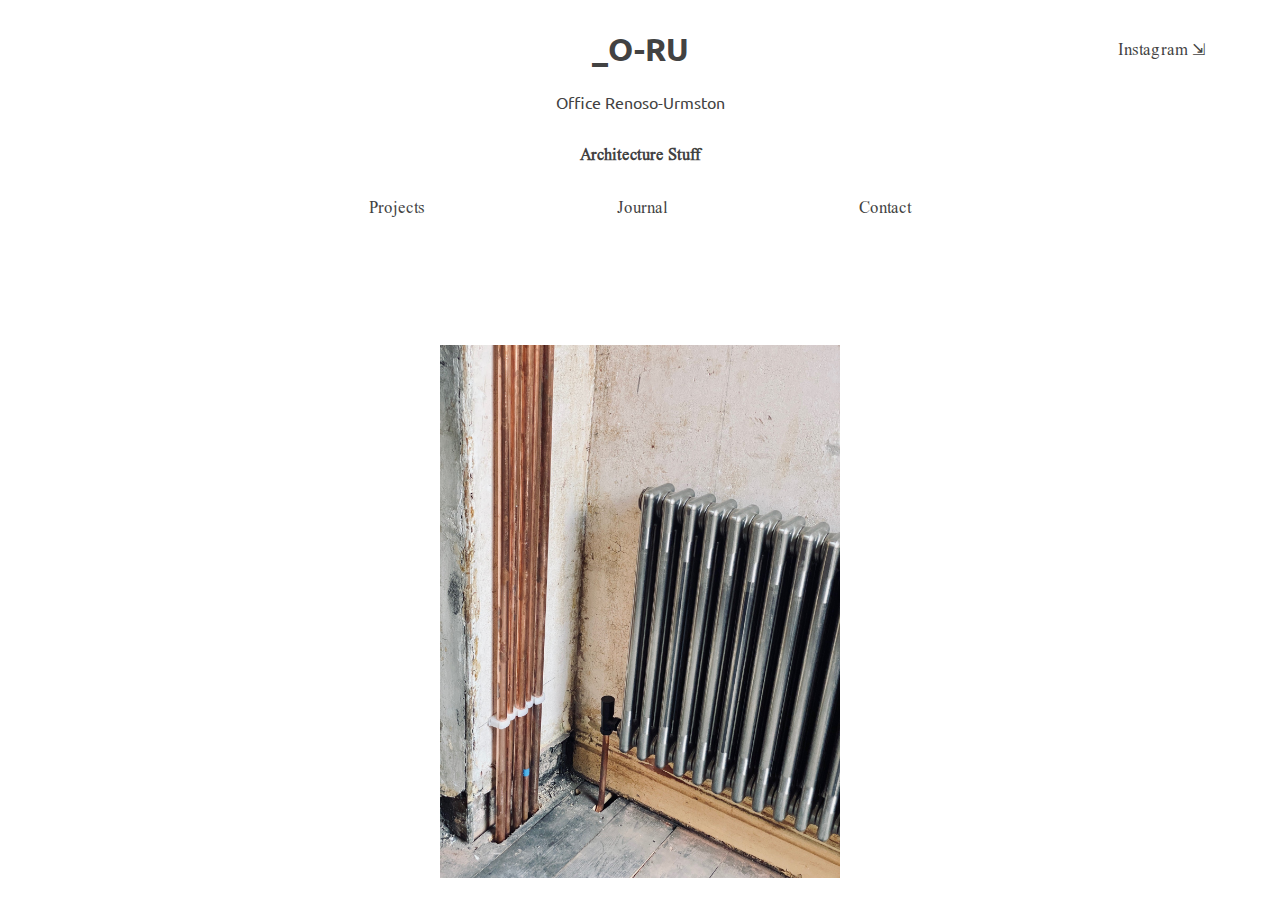
<file: index.html>
<!DOCTYPE html>
<link rel="preconnect" href="https://fonts.googleapis.com">
<link rel="preconnect" href="https://fonts.gstatic.com" crossorigin>
<link href="https://fonts.googleapis.com/css2?family=Nuosu+SIL&family=Ubuntu&display=swap" rel="stylesheet">
<head>
    <link rel="stylesheet" type="text/css" href="styles.css">
    <title>_O-RU</title>
</head>

<body class="wrapper">

    <header id="page-title">
        <h1><a href="/index.html">_O-RU</a></h1>
        <a>Office Renoso-Urmston</a>
    </header>
    
    <sub id="sub-title">
        <h3>Architecture Stuff</h3>
    </sub>

    <nav id="nav">
        <a href="/projects.html">Projects</a>
        <a href="/journal.html">Journal</a>
        <a href="/contact.html">Contact</a>
    </nav>

    <div id="socials">
        <a target="_blank" href="https://www.instagram.com/officerenosourmston/">Instagram ⇲</a> 
    </div>

    <div class="slideshow-container">
        <script src="/slideshow.js"></script>
        <div class="mySlides fade">
          <img src="/Images/Horton_Road_4.jpeg" style="width:100%">
        </div>
      
        <div class="mySlides fade">
          <img src="/Images/RIBA_North_Opening_1.jpeg" style="width:100%">
        </div>
      
        <div class="mySlides fade">
          <img src="/Images/Market-street-2.png" style="width:100%">
        </div>
      
        <span class="dot" onclick="currentSlide(1)"></span>
        <span class="dot" onclick="currentSlide(2)"></span>
        <span class="dot" onclick="currentSlide(3)"></span>
      </div>

      <script>
        let slideIndex = 0;
        showSlides();
        
        function showSlides() {
          let i;
          let slides = document.getElementsByClassName("mySlides");
        //   let dots = document.getElementsByClassName("dot");
          for (i = 0; i < slides.length; i++) {
            slides[i].style.display = "none";  
          }
          slideIndex++;
          if (slideIndex > slides.length) {slideIndex = 1}    
        //   for (i = 0; i < dots.length; i++) {
        //     dots[i].className = dots[i].className.replace(" active", "");
        //   }
          slides[slideIndex-1].style.display = "block";  
        //   dots[slideIndex-1].className += " active";
          setTimeout(showSlides, 3000); // Change image every 3 seconds
        }
        </script>
    </div>
</body>
</file>
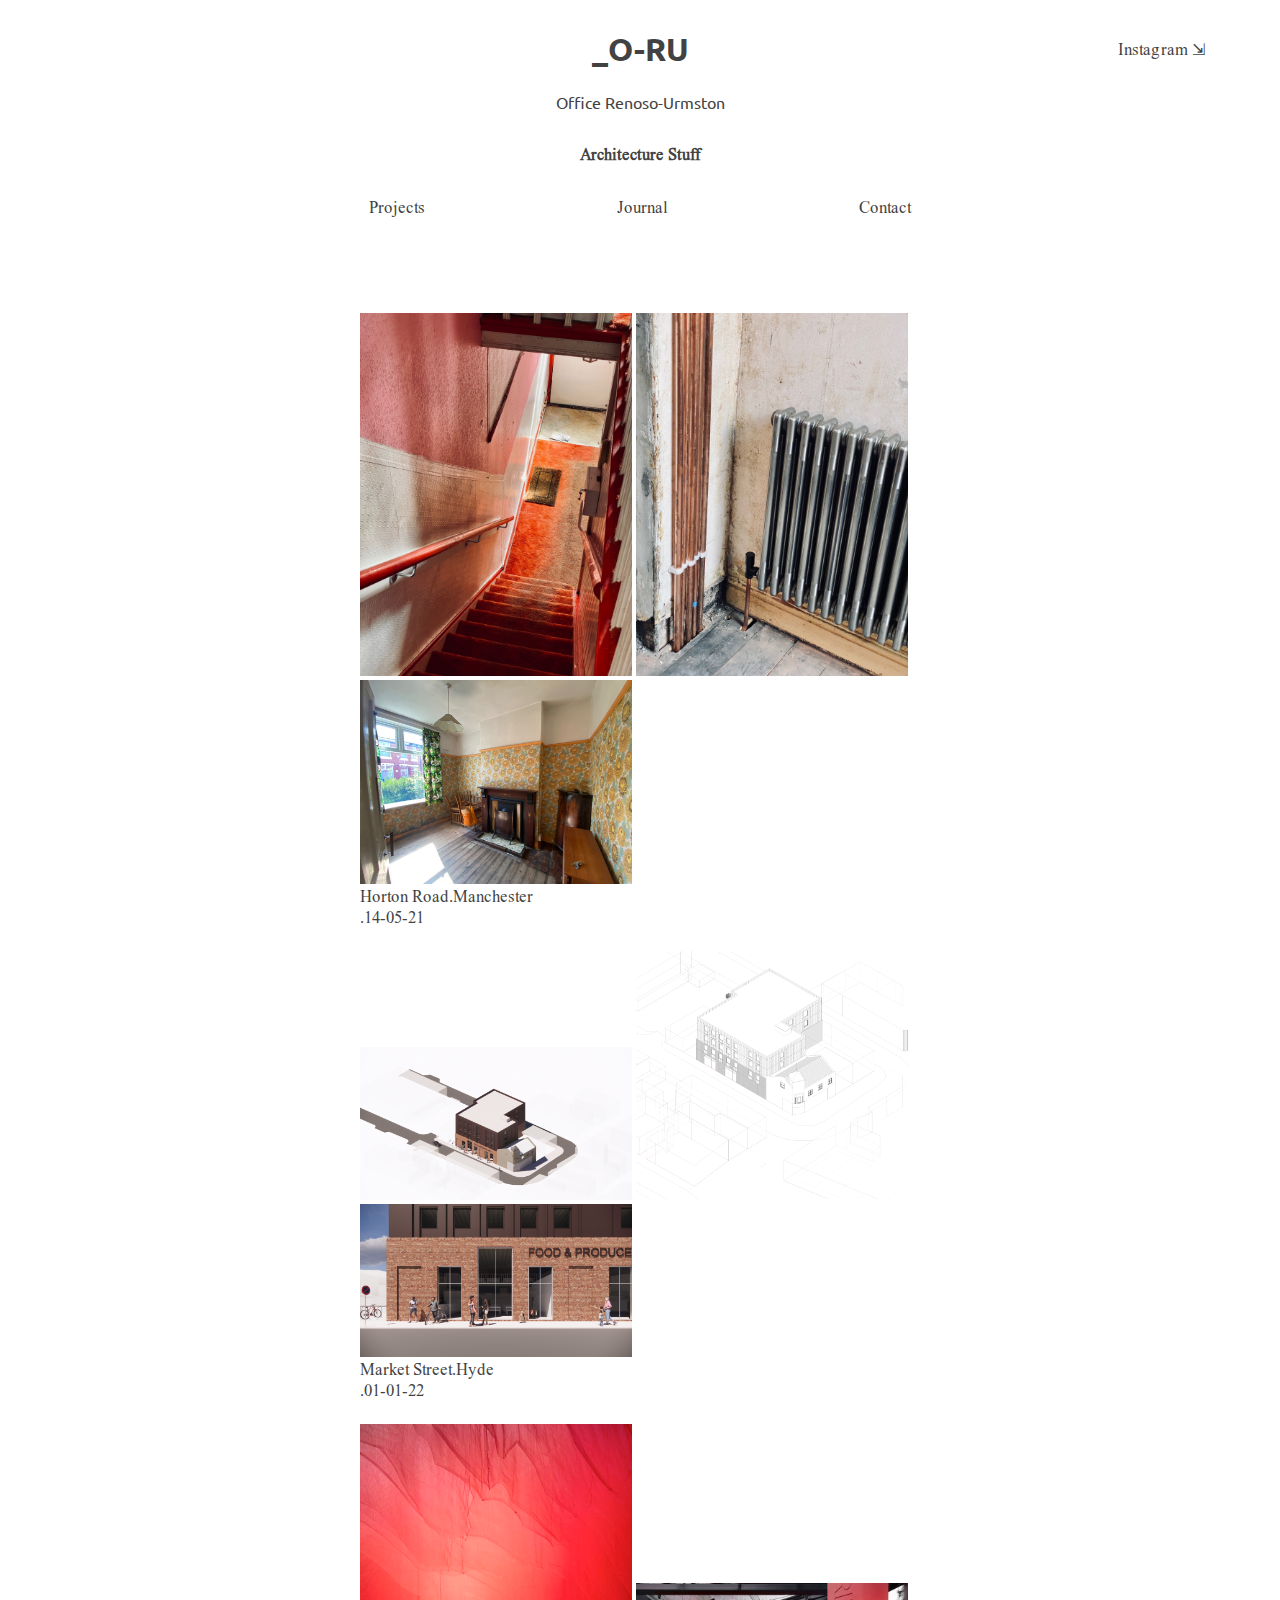
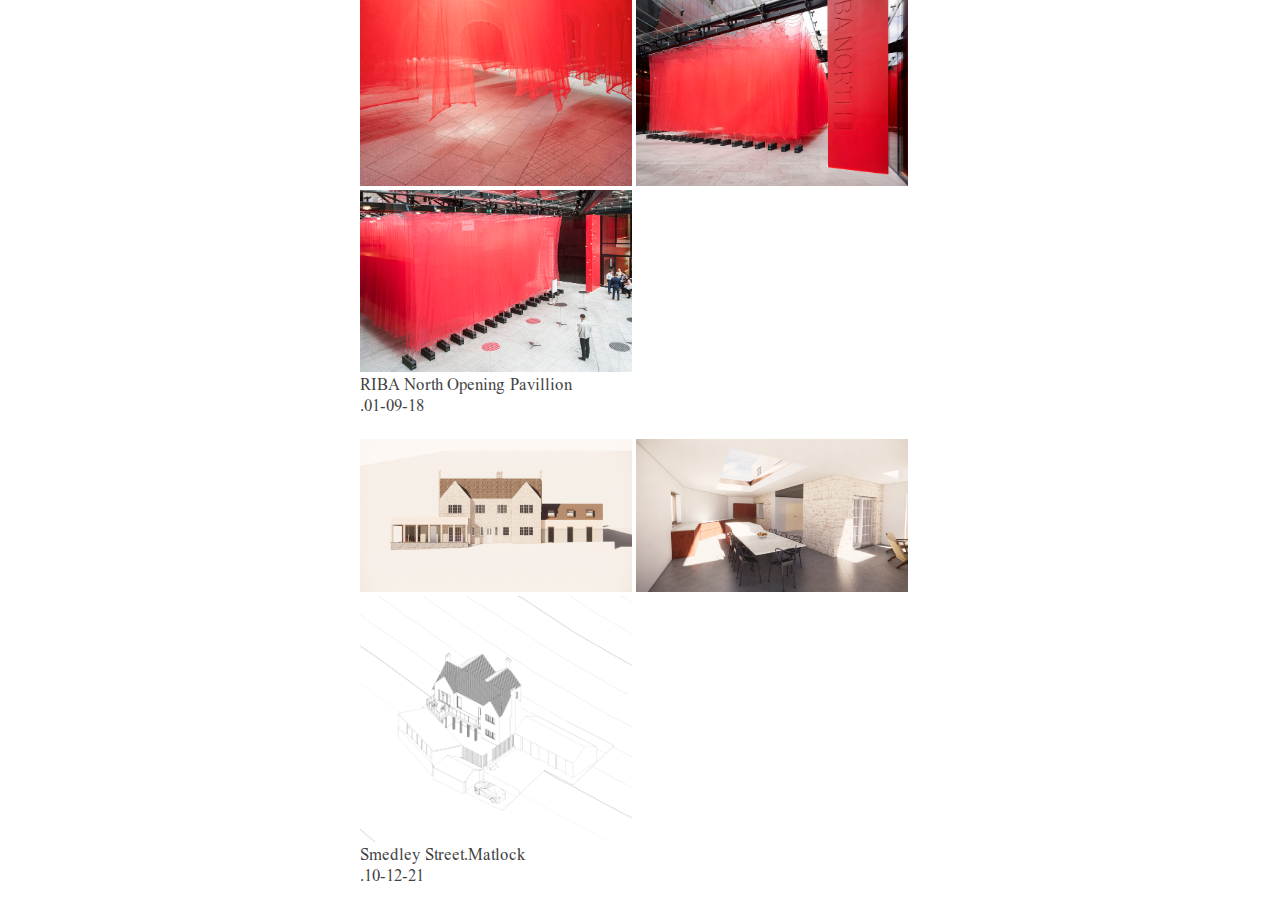
<file: projects.html>
<!DOCTYPE html>
<link rel="preconnect" href="https://fonts.googleapis.com">
<link rel="preconnect" href="https://fonts.gstatic.com" crossorigin>
<link href="https://fonts.googleapis.com/css2?family=Nuosu+SIL&family=Ubuntu&display=swap" rel="stylesheet">

<head>
    <link rel="stylesheet" type="text/css" href="styles.css">
    <title >_O-RU</title>
</head>

<body class="wrapper">
    <header id="page-title">
        <h1><a href="/index.html">_O-RU</a></h1>
        <a>Office Renoso-Urmston</a>
    </header>
    
    <sub id="sub-title">
        <h3>Architecture Stuff</h3>
    </sub>

    <nav id="nav">
        <a href="/projects.html">Projects</a>
        <a href="/journal.html">Journal</a>
        <a href="/contact.html">Contact</a>
    </nav>

    <div id="socials">
        <a target="_blank" href="https://www.instagram.com/officerenosourmston/">Instagram ⇲</a> 
    </div>

    <div class="project-container">
        <figure class="project">
            <img class="project-image" src="/Images/Horton_Road_1.jpeg" alt="Horton_Road" />
            <img class="project-image" src="/Images/Horton_Road_4.jpeg" alt="Horton_Road" />
            <img class="project-image" src="/Images/Horton_Road_3.jpeg" alt="Horton_Road" />
            <figcaption id="caption">Horton Road.Manchester </p> .14-05-21</figcaption>
        </figure>

        <figure class="project">
            <img class="project-image" src="/Images/Market-street-1.png" alt="Market Street" />
            <img class="project-image" src="/Images/Market-street-2.png" alt="Market Street" />
            <img class="project-image" src="/Images/Market-street-3.png" alt="Market Street" />
            <figcaption id="caption">Market Street.Hyde </p> .01-01-22</figcaption>
        </figure>

        <figure class="project">
            <img class="project-image" src="/Images/RIBA_North_Opening_1.jpeg" alt="RIBA North Opeing Pavillion" />
            <img class="project-image" src="/Images/RIBA_North_Opening_2.jpeg" alt="RIBA North Opeing Pavillion" />
            <img class="project-image" src="/Images/RIBA_North_Opening_3.jpeg" alt="RIBA North Opeing Pavillion" />
            <figcaption id="caption">RIBA North Opening Pavillion </p> .01-09-18</figcaption>
        </figure>

        <figure class="project">
            <img class="project-image" src="/Images/Smedley_Street_1.png" alt="Smedley Street" />
            <img class="project-image" src="/Images/Smedley_Street_2.png" alt="Smedley Street" />
            <img class="project-image" src="/Images/Smedley_Street_3.png" alt="Smedley Street" />
            <figcaption id="caption">Smedley Street.Matlock </p> .10-12-21</figcaption>
        </figure>
    </div>
    </div>

</body>
</file>
<file: styles.css>
:root {
    --primary-color: #388c92;
    --secondary-color: #c9d4d47c;
    --font-color: #424242;
    --bg-color: #fff;
    --heading-color: #292922;
    transition: all .5s ease-in;
}

html {
    scroll-behavior: smooth;
}

.wrapper{
    display: grid;
    grid-template-columns: 1fr 6fr 1fr;
    grid-template-rows: auto auto auto auto auto;
    gap: 1em;
    color: var(--font-color);
    background-color: var(--bg-color);
}

#page-title{
    grid-column: 2/3;
    grid-row: 1/2;
    text-align: center;
    font-family: 'Ubuntu', sans-serif;
}

#sub-title{
    grid-column: 2/3;
    grid-row: 2/3;
    text-align: center;
    font-family: 'Nuosu SIL', serif;
}

#nav{
    display: flex;
    justify-content: space-evenly;
    grid-column: 2/3;
    grid-row: 3/4;
    text-align: center;
    font-family: 'Nuosu SIL', serif;
}

#socials{
    grid-column: 3/4;
    grid-row: 1/2;
    font-family: 'Nuosu SIL', serif;
    margin-top: 30px;
}

.project-container {
    grid-column: 2/3;
    grid-row: 4/5;
    display: flex;
    flex-wrap: wrap;
    justify-content: space-around;
    /* max-width: 30rem; */
    margin-top: 4rem;
}

.project-image {
    max-width: 17rem;
}

.project {
    max-width: 35rem;
    /* max-height: fit-content; */
}

#caption {
    text-align: left;
    font-family: 'Nuosu SIL', serif;
    line-height: 5px;
    margin-top: 5px;
}

* {box-sizing:border-box}

.slideshow-container {
    grid-column: 2/3;
    grid-row: 4/5;
  max-width: 25rem;
  max-height: 0.5rem;
  position: relative;
  margin: auto;
  margin-top: 7rem;
  justify-content: center;
}

.mySlides {
  display: none;
}

.active{
  background-color: #717171;
}

.fade {
  animation-name: fade;
  animation-duration: 1.5s;
}

@keyframes fade {
  from {opacity: .4}
  to {opacity: 1}
}

a:link {
    text-decoration: none;
    color: var(--font-color);
}

a:active {
    color: var(--secondary-color);
}

a:visited {
    text-decoration: none;
    color: var(--font-color);
}

#contact{
    grid-column: 2/3;
    grid-row: 4/5;
    text-align: center;
    margin-top: 16rem;
    height: 20rem;
}
</file>
